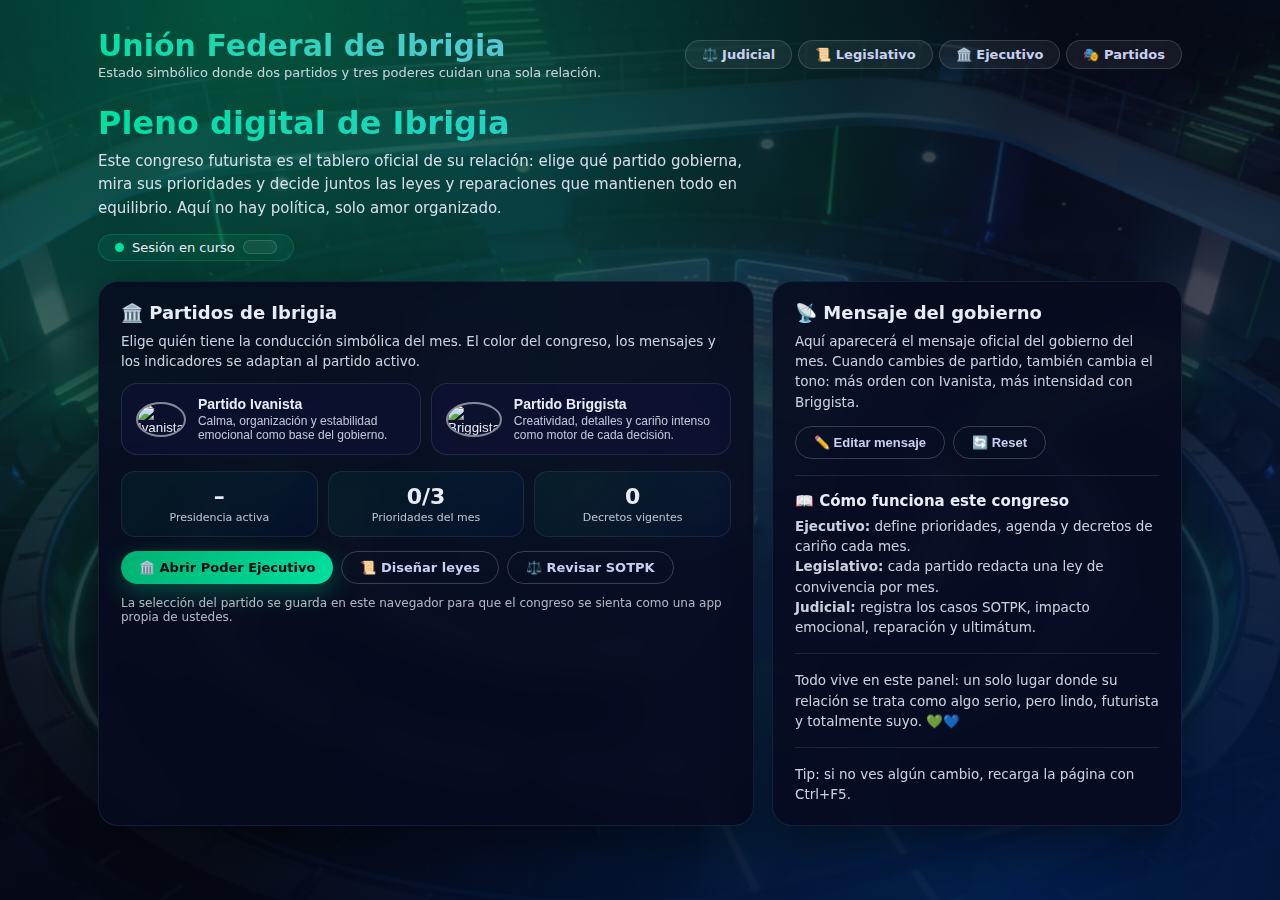
<file: index.html>
<!doctype html>
<html lang="es">
<head>
  <meta charset="utf-8">
  <meta name="viewport" content="width=device-width,initial-scale=1">
  <title>Unión Federal de Ibrigia</title>
  <style>
    /* ══════════════════════════════════════════
       CSS COMPLETO INCRUSTADO — IBRIGIA GOD
       ══════════════════════════════════════════ */
    *{box-sizing:border-box;margin:0;padding:0}

    body{
      font-family:'Segoe UI',system-ui,-apple-system,sans-serif;
      color:#e8ecf8;
      background:#050816;
      min-height:100vh;
    }

    /* ── FONDO CONGRESO ── */
    .photo{
      min-height:100vh;
      background:url("assets/img/congreso.jpg") center/cover no-repeat fixed;
      position:relative;
    }
    .photo::before{
      content:"";
      position:absolute;inset:0;
      background:
        radial-gradient(ellipse at 20% 0%,rgba(0,176,112,.45),transparent 55%),
        radial-gradient(ellipse at 80% 100%,rgba(0,43,112,.6),transparent 55%),
        linear-gradient(180deg,rgba(5,8,22,.82) 0%,rgba(5,8,22,.68) 50%,rgba(5,8,22,.92) 100%);
      pointer-events:none;
    }

    .wrap{
      position:relative;
      max-width:1120px;
      margin:0 auto;
      padding:28px 18px 48px;
    }

    /* ── TOPBAR ── */
    .topbar{
      display:flex;justify-content:space-between;align-items:center;
      flex-wrap:wrap;gap:12px;
      margin-bottom:24px;
    }
    .brand h1{
      font-size:clamp(20px,3.2vw,30px);
      background:linear-gradient(135deg,#00e0a0,#6ec1e4);
      -webkit-background-clip:text;-webkit-text-fill-color:transparent;
    }
    .brand p{font-size:13px;opacity:.85;margin-top:2px}

    /* ── NAV PILLS ── */
    .nav{display:flex;gap:6px;flex-wrap:wrap}
    .pill{
      display:inline-flex;align-items:center;justify-content:center;
      padding:6px 16px;border-radius:999px;font-size:13px;font-weight:600;
      text-decoration:none;color:#c8d0f0;
      border:1px solid rgba(255,255,255,.15);
      background:rgba(255,255,255,.06);
      transition:all .18s ease;
    }
    .pill:hover{background:rgba(0,176,112,.2);border-color:#00b070;color:#fff}

    /* ── HERO ── */
    .hero{margin-bottom:20px}
    .heroTitle{
      font-size:clamp(22px,3.5vw,32px);
      font-weight:700;
      background:linear-gradient(90deg,#00e0a0,#5ebbff);
      -webkit-background-clip:text;-webkit-text-fill-color:transparent;
    }
    .heroSub{max-width:680px;margin:8px 0 14px;line-height:1.55;font-size:15px;opacity:.92}

    .session{
      display:inline-flex;align-items:center;gap:8px;
      background:rgba(0,176,112,.12);
      border:1px solid rgba(0,176,112,.3);
      border-radius:999px;padding:5px 16px;font-size:13px;
    }
    .statusDot{
      width:9px;height:9px;border-radius:50%;background:#00e0a0;
      animation:pulse 1.8s infinite;
    }
    @keyframes pulse{0%,100%{opacity:1}50%{opacity:.35}}

    /* ── GRID ── */
    .grid{
      display:grid;
      grid-template-columns:1.6fr 1fr;
      gap:18px;
    }
    @media(max-width:900px){.grid{grid-template-columns:1fr}}

    /* ── CARDS ── */
    .card{
      background:rgba(6,10,30,.88);
      backdrop-filter:blur(14px);-webkit-backdrop-filter:blur(14px);
      border-radius:20px;
      padding:20px 22px;
      border:1px solid rgba(140,170,255,.12);
      box-shadow:0 24px 48px rgba(0,0,0,.4);
      transition:border-color .2s;
    }
    .card:hover{border-color:rgba(0,176,112,.35)}
    .card h2{font-size:18px;margin-bottom:8px}
    .card h3{font-size:15px;margin:12px 0 6px}

    .muted{font-size:13.5px;opacity:.88;line-height:1.5}

    /* ── DOS COLUMNAS PARTIDOS ── */
    .twoCols{display:grid;grid-template-columns:1fr 1fr;gap:10px;margin:12px 0}
    @media(max-width:600px){.twoCols{grid-template-columns:1fr}}

    .partyBtn{
      display:flex;align-items:center;gap:12px;
      padding:12px 14px;border-radius:16px;
      border:1px solid rgba(255,255,255,.1);
      background:rgba(12,18,50,.75);
      color:inherit;cursor:pointer;text-align:left;
      transition:all .18s ease;
    }
    .partyBtn:hover{
      transform:translateY(-2px);
      box-shadow:0 12px 28px rgba(0,0,0,.5);
      border-color:#00b070;
    }
    .partyAvatar img{
      width:46px;height:46px;border-radius:50%;object-fit:cover;
      border:2px solid rgba(255,255,255,.5);
    }
    .partyName{font-weight:700;font-size:14px}
    .partyMeta{font-size:12px;opacity:.82;margin-top:2px}

    /* ── KPIS ── */
    .kpis{display:flex;gap:10px;margin-top:16px;flex-wrap:wrap}
    .kpi{
      flex:1 1 90px;padding:12px 14px;border-radius:14px;
      background:linear-gradient(135deg,rgba(0,176,112,.08),rgba(0,43,112,.12));
      border:1px solid rgba(255,255,255,.08);
      text-align:center;
    }
    .kpi .n{font-size:22px;font-weight:700}
    .kpi .l{font-size:11px;opacity:.8;margin-top:2px}

    /* ── BOTONES ── */
    .btn{
      display:inline-flex;align-items:center;justify-content:center;
      padding:8px 18px;border-radius:999px;font-size:13px;font-weight:600;
      text-decoration:none;color:#c8d0f0;
      border:1px solid rgba(255,255,255,.2);
      background:transparent;cursor:pointer;
      transition:all .18s ease;
    }
    .btn:hover{background:rgba(255,255,255,.1)}
    .btn.primary{
      background:linear-gradient(135deg,#00b070,#00e0a0);
      border:none;color:#020a12;
      box-shadow:0 8px 24px rgba(0,176,112,.4);
    }
    .btn.primary:hover{box-shadow:0 12px 32px rgba(0,176,112,.6)}

    .ctaRow{display:flex;flex-wrap:wrap;gap:8px;margin-top:14px}

    /* ── UTILIDADES ── */
    .hr{margin:16px 0;border-top:1px solid rgba(255,255,255,.1)}
    .smallNote{margin-top:12px;font-size:12px;opacity:.75}
    .badge{
      display:inline-block;padding:2px 10px;border-radius:999px;
      font-size:12px;font-weight:600;
      background:rgba(255,255,255,.1);
    }
    .badge.accent{background:rgba(0,176,112,.2);color:#00e0a0}
  </style>
</head>
<body>
  <div class="photo" id="photo">
    <div class="wrap">

      <!-- ═══ TOPBAR ═══ -->
      <div class="topbar">
        <div class="brand">
          <h1 id="siteName">Unión Federal de Ibrigia</h1>
          <p>Estado simbólico donde dos partidos y tres poderes cuidan una sola relación.</p>
        </div>
        <nav class="nav">
          <a class="pill" href="judicial.html">⚖️ Judicial</a>
          <a class="pill" href="legislativo.html">📜 Legislativo</a>
          <a class="pill" href="ejecutivo.html">🏛️ Ejecutivo</a>
          <a class="pill" href="partidos.html">🎭 Partidos</a>
        </nav>
      </div>

      <!-- ═══ HERO ═══ -->
      <section class="hero">
        <h2 class="heroTitle">Pleno digital de Ibrigia</h2>
        <p class="heroSub" id="heroSub">
          Este congreso futurista es el tablero oficial de su relación: elige qué partido
          gobierna, mira sus prioridades y decide juntos las leyes y reparaciones que
          mantienen todo en equilibrio. Aquí no hay política, solo amor organizado.
        </p>
        <div class="session">
          <span class="statusDot" aria-hidden="true"></span>
          <span>Sesión en curso</span>
          <span class="pill" id="todayPill" style="pointer-events:none"></span>
        </div>
      </section>

      <!-- ═══ GRID PRINCIPAL ═══ -->
      <div class="grid">

        <!-- CARD — Partidos -->
        <section class="card">
          <h2>🏛️ Partidos de Ibrigia</h2>
          <p class="muted">
            Elige quién tiene la conducción simbólica del mes. El color del congreso,
            los mensajes y los indicadores se adaptan al partido activo.
          </p>

          <div class="twoCols">
            <button class="partyBtn" id="p1Btn" type="button">
              <div class="partyAvatar" aria-hidden="true">
                <img id="p1Img" alt="Ivanista">
              </div>
              <div>
                <div class="partyName" id="p1Name">Partido Ivanista</div>
                <div class="partyMeta" id="p1Meta">
                  Calma, organización y estabilidad emocional como base del gobierno.
                </div>
              </div>
            </button>

            <button class="partyBtn" id="p2Btn" type="button">
              <div class="partyAvatar" aria-hidden="true">
                <img id="p2Img" alt="Briggista">
              </div>
              <div>
                <div class="partyName" id="p2Name">Partido Briggista</div>
                <div class="partyMeta" id="p2Meta">
                  Creatividad, detalles y cariño intenso como motor de cada decisión.
                </div>
              </div>
            </button>
          </div>

          <div class="kpis">
            <div class="kpi">
              <div class="n" id="kpiPresi">–</div>
              <div class="l">Presidencia activa</div>
            </div>
            <div class="kpi">
              <div class="n" id="kpiPrior">0/3</div>
              <div class="l">Prioridades del mes</div>
            </div>
            <div class="kpi">
              <div class="n" id="kpiDecretos">0</div>
              <div class="l">Decretos vigentes</div>
            </div>
          </div>

          <div class="ctaRow">
            <a class="btn primary" href="ejecutivo.html">🏛️ Abrir Poder Ejecutivo</a>
            <a class="btn" href="legislativo.html">📜 Diseñar leyes</a>
            <a class="btn" href="judicial.html">⚖️ Revisar SOTPK</a>
          </div>

          <div class="smallNote">
            La selección del partido se guarda en este navegador
            para que el congreso se sienta como una app propia de ustedes.
          </div>
        </section>

        <!-- CARD — Mensaje del gobierno -->
        <section class="card">
          <h2>📡 Mensaje del gobierno</h2>
          <p class="muted" id="panelTxt">
            Aquí aparecerá el mensaje oficial del gobierno del mes.
            Cuando cambies de partido, también cambia el tono:
            más orden con Ivanista, más intensidad con Briggista.
          </p>
          <div class="ctaRow">
            <button class="btn" id="btnMessage" type="button">✏️ Editar mensaje</button>
            <button class="btn" id="btnReset" type="button">🔄 Reset</button>
          </div>

          <div class="hr"></div>

          <h3>📖 Cómo funciona este congreso</h3>
          <p class="muted">
            <strong>Ejecutivo:</strong> define prioridades, agenda y decretos de cariño cada mes.
          </p>
          <p class="muted">
            <strong>Legislativo:</strong> cada partido redacta una ley de convivencia por mes.
          </p>
          <p class="muted">
            <strong>Judicial:</strong> registra los casos SOTPK, impacto emocional, reparación y ultimátum.
          </p>

          <div class="hr"></div>

          <p class="muted">
            Todo vive en este panel: un solo lugar donde su relación se trata como algo
            serio, pero lindo, futurista y totalmente suyo. 💚💙
          </p>

          <div class="hr"></div>
          <p class="muted">
            Tip: si no ves algún cambio, recarga la página con Ctrl+F5.
          </p>
        </section>

      </div><!-- /grid -->
    </div><!-- /wrap -->
  </div><!-- /photo -->
</body>
</html>
</file>
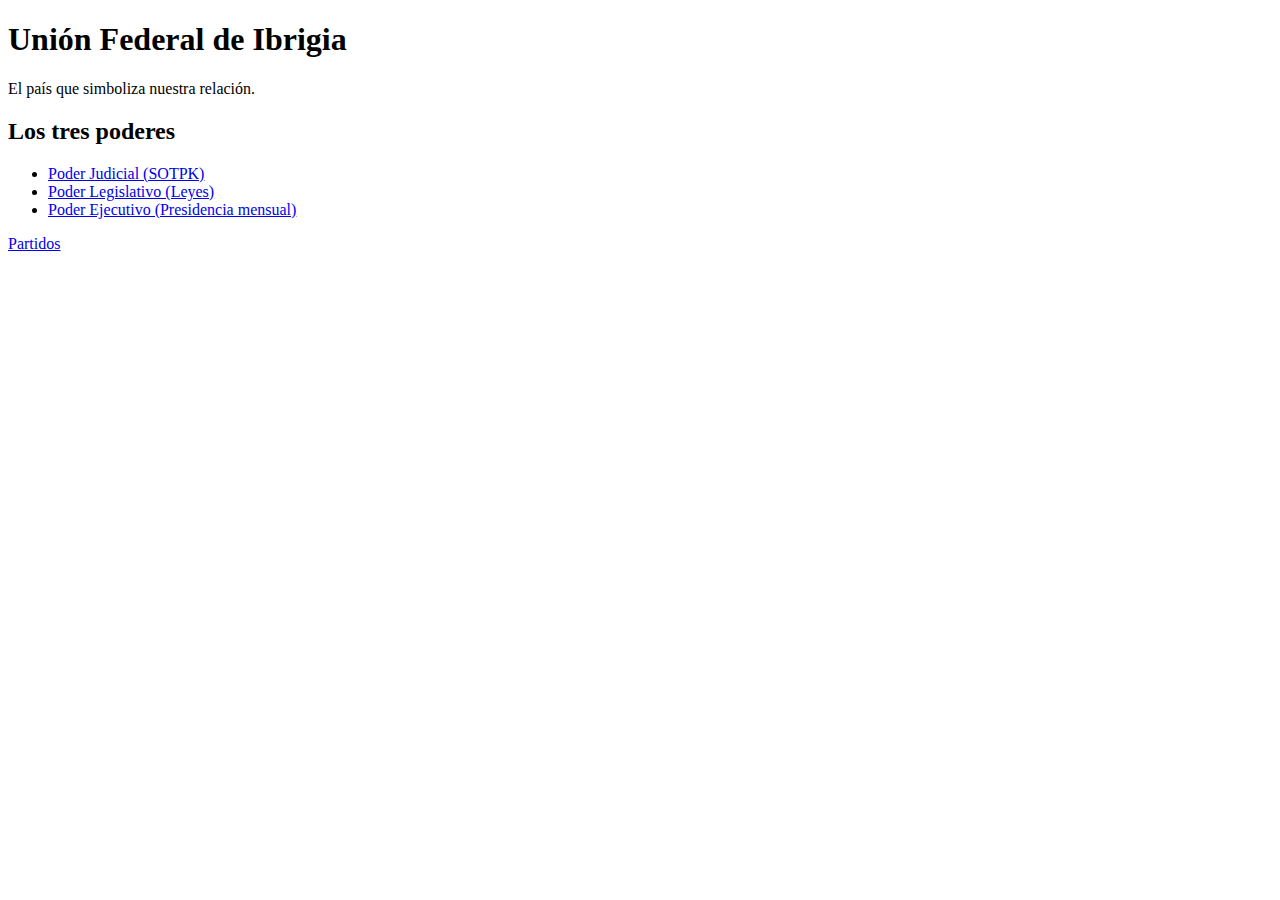
<file: Ejecutivo.html>
<!doctype html>
<html lang="es">
<head>
  <meta charset="utf-8" />
  <meta name="viewport" content="width=device-width, initial-scale=1" />
  <title>Unión Federal de Ibrigia</title>
</head>
<body>
  <h1>Unión Federal de Ibrigia</h1>
  <p>El país que simboliza nuestra relación.</p>

  <h2>Los tres poderes</h2>
  <ul>
    <li><a href="judicial.html">Poder Judicial (SOTPK)</a></li>
    <li><a href="legislativo.html">Poder Legislativo (Leyes)</a></li>
    <li><a href="ejecutivo.html">Poder Ejecutivo (Presidencia mensual)</a></li>
  </ul>

  <p><a href="partidos.html">Partidos</a></p>
</body>
</html>
</file>
